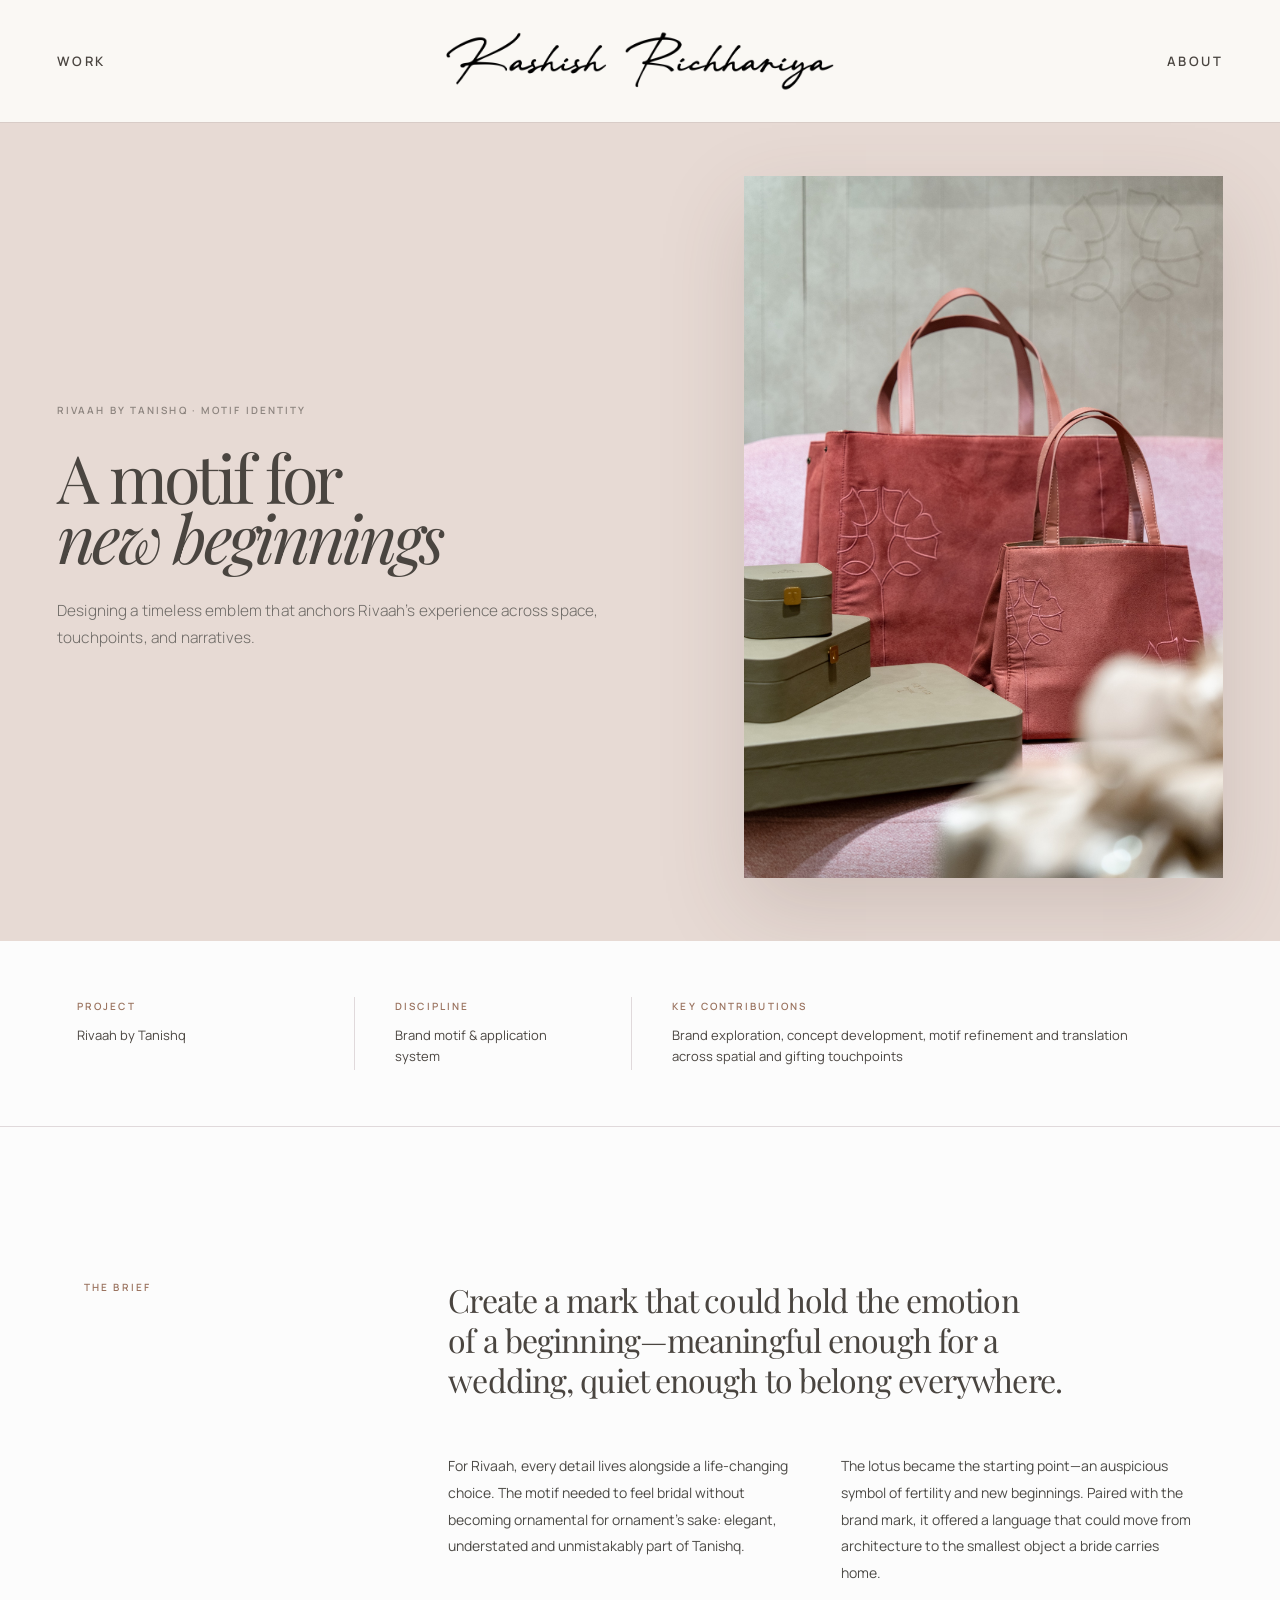
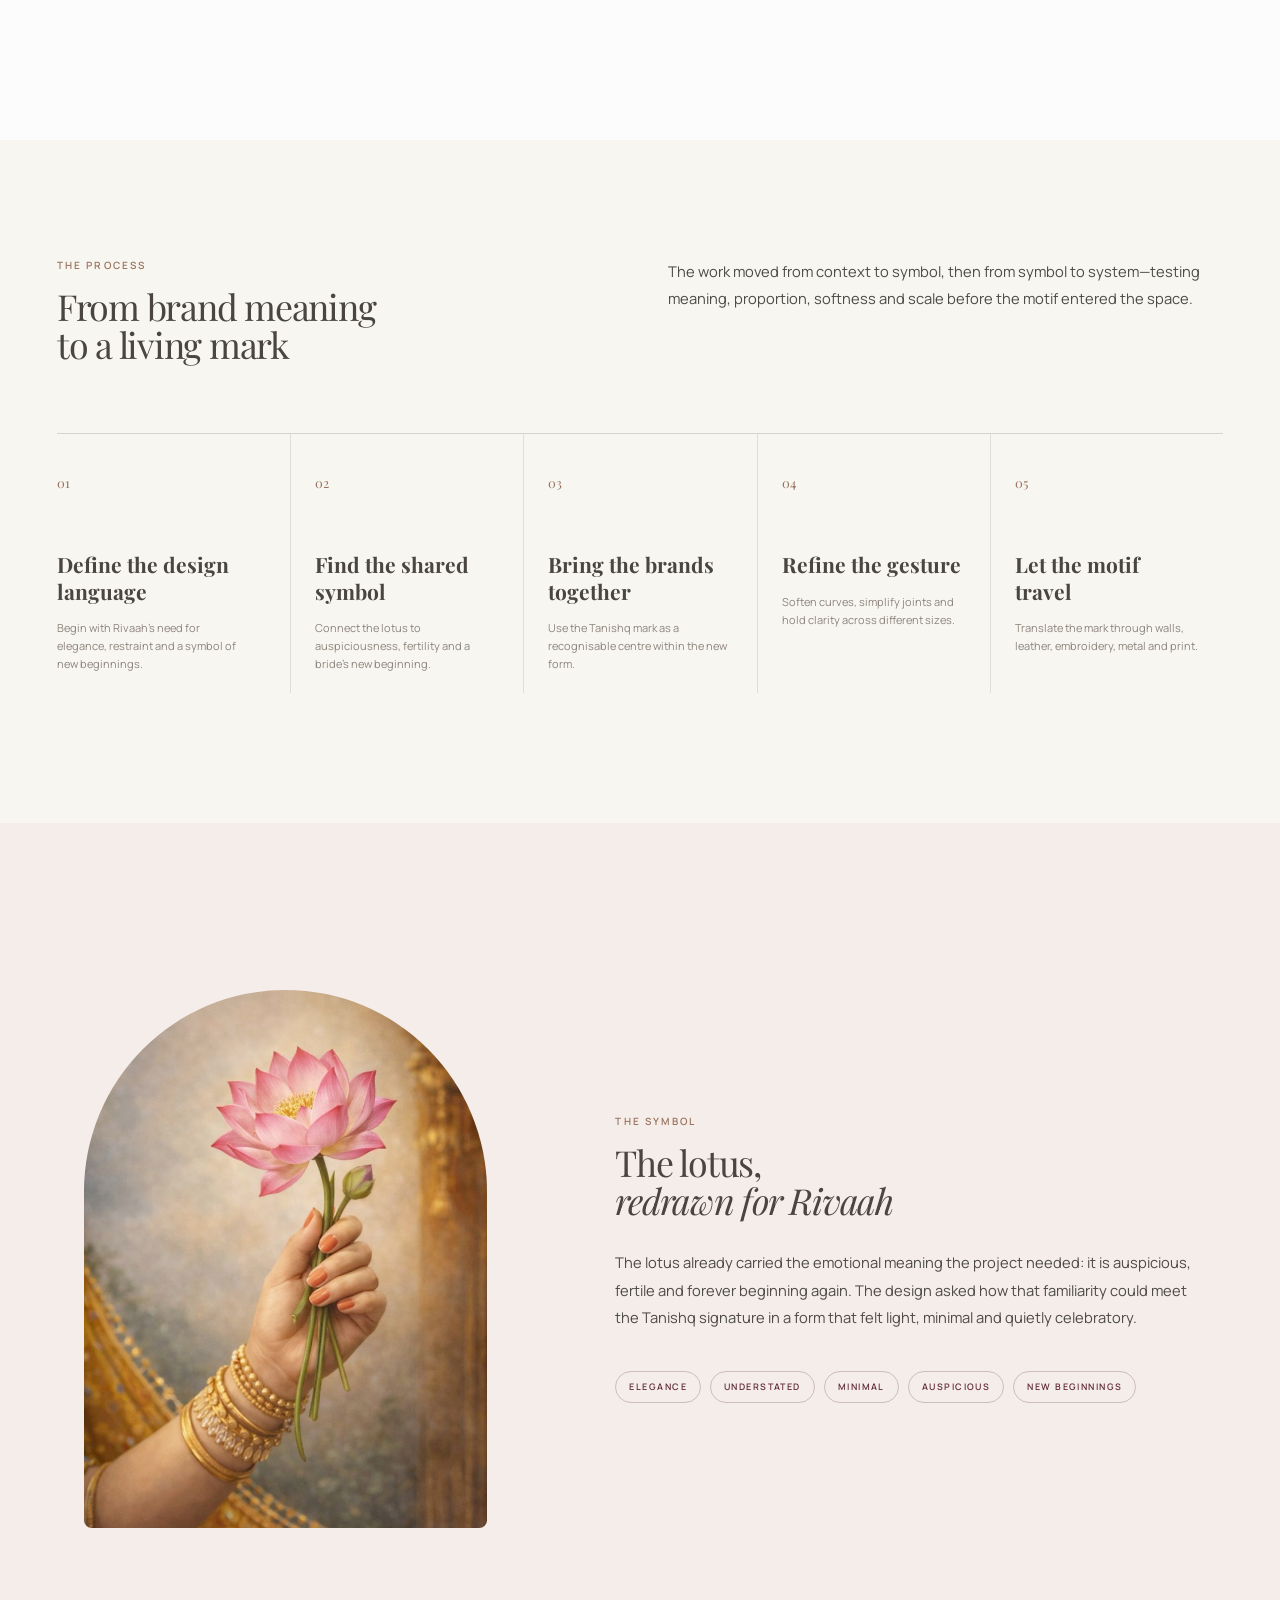
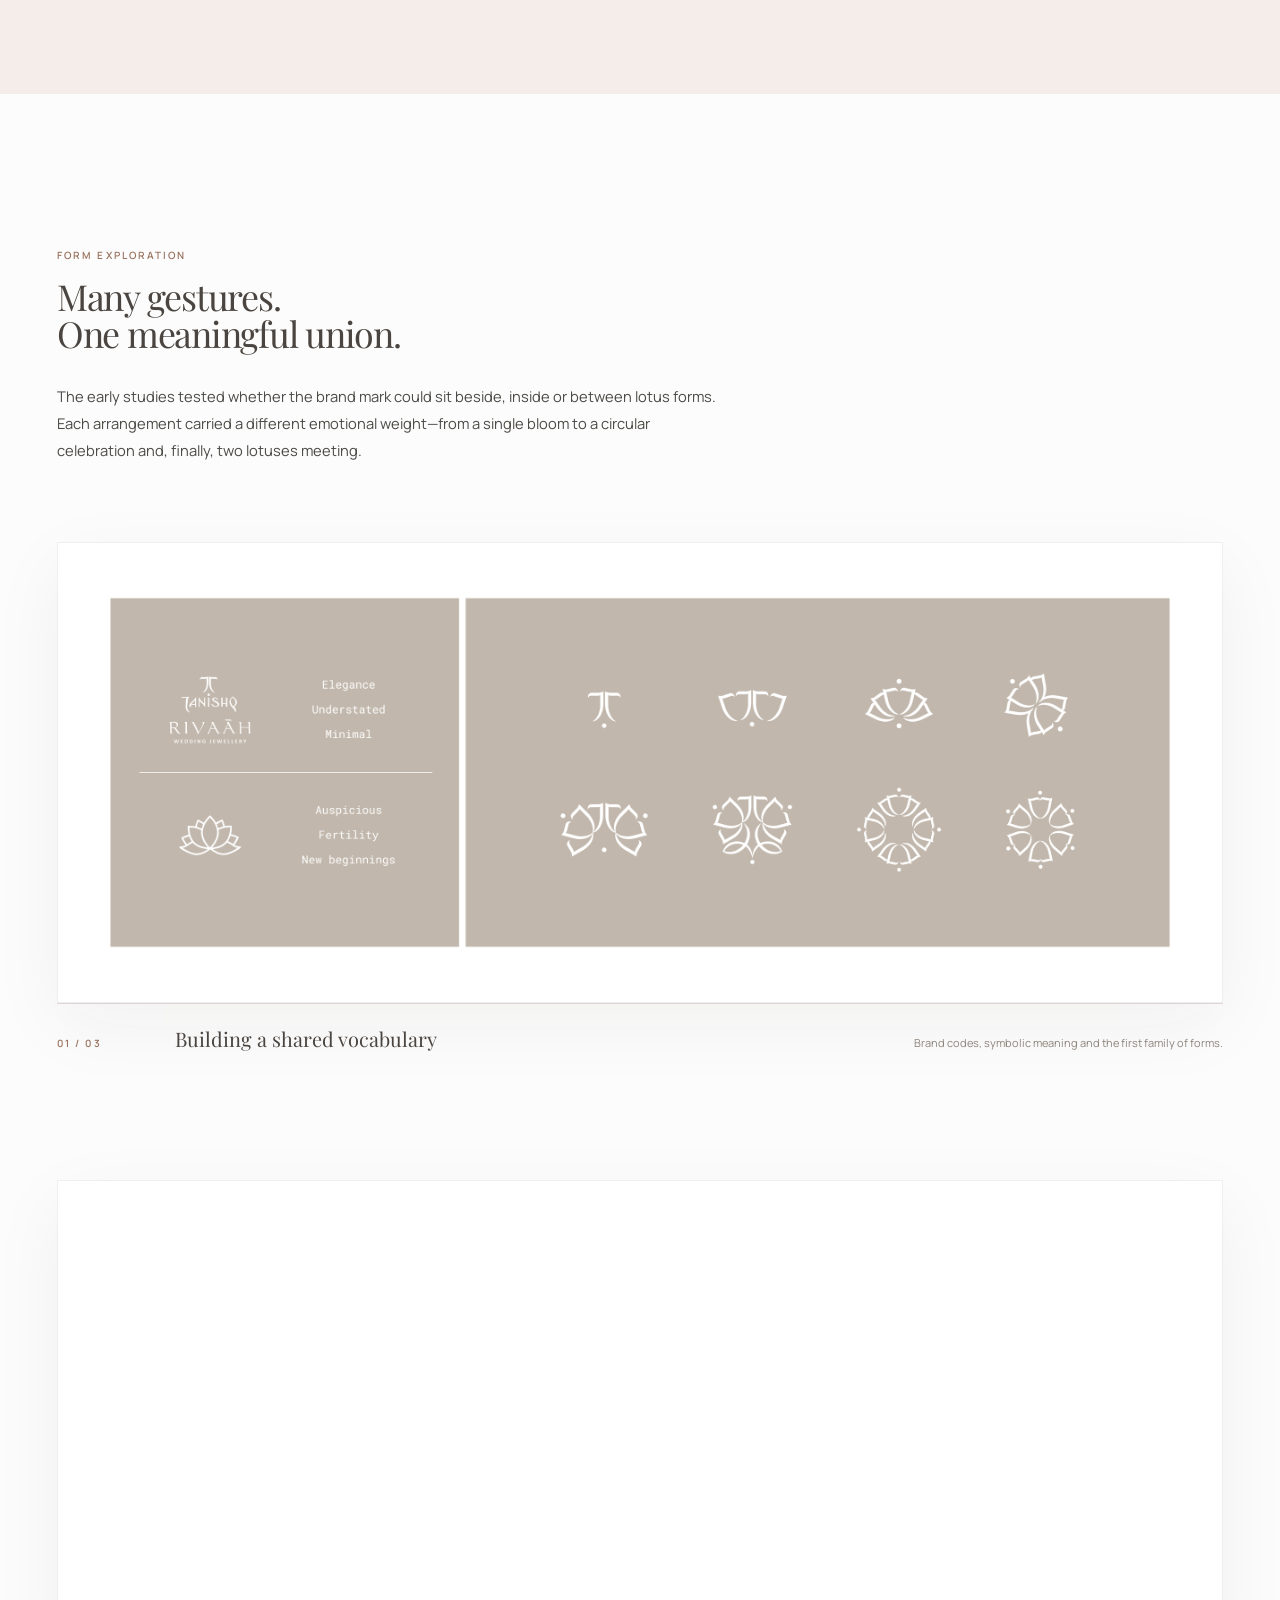
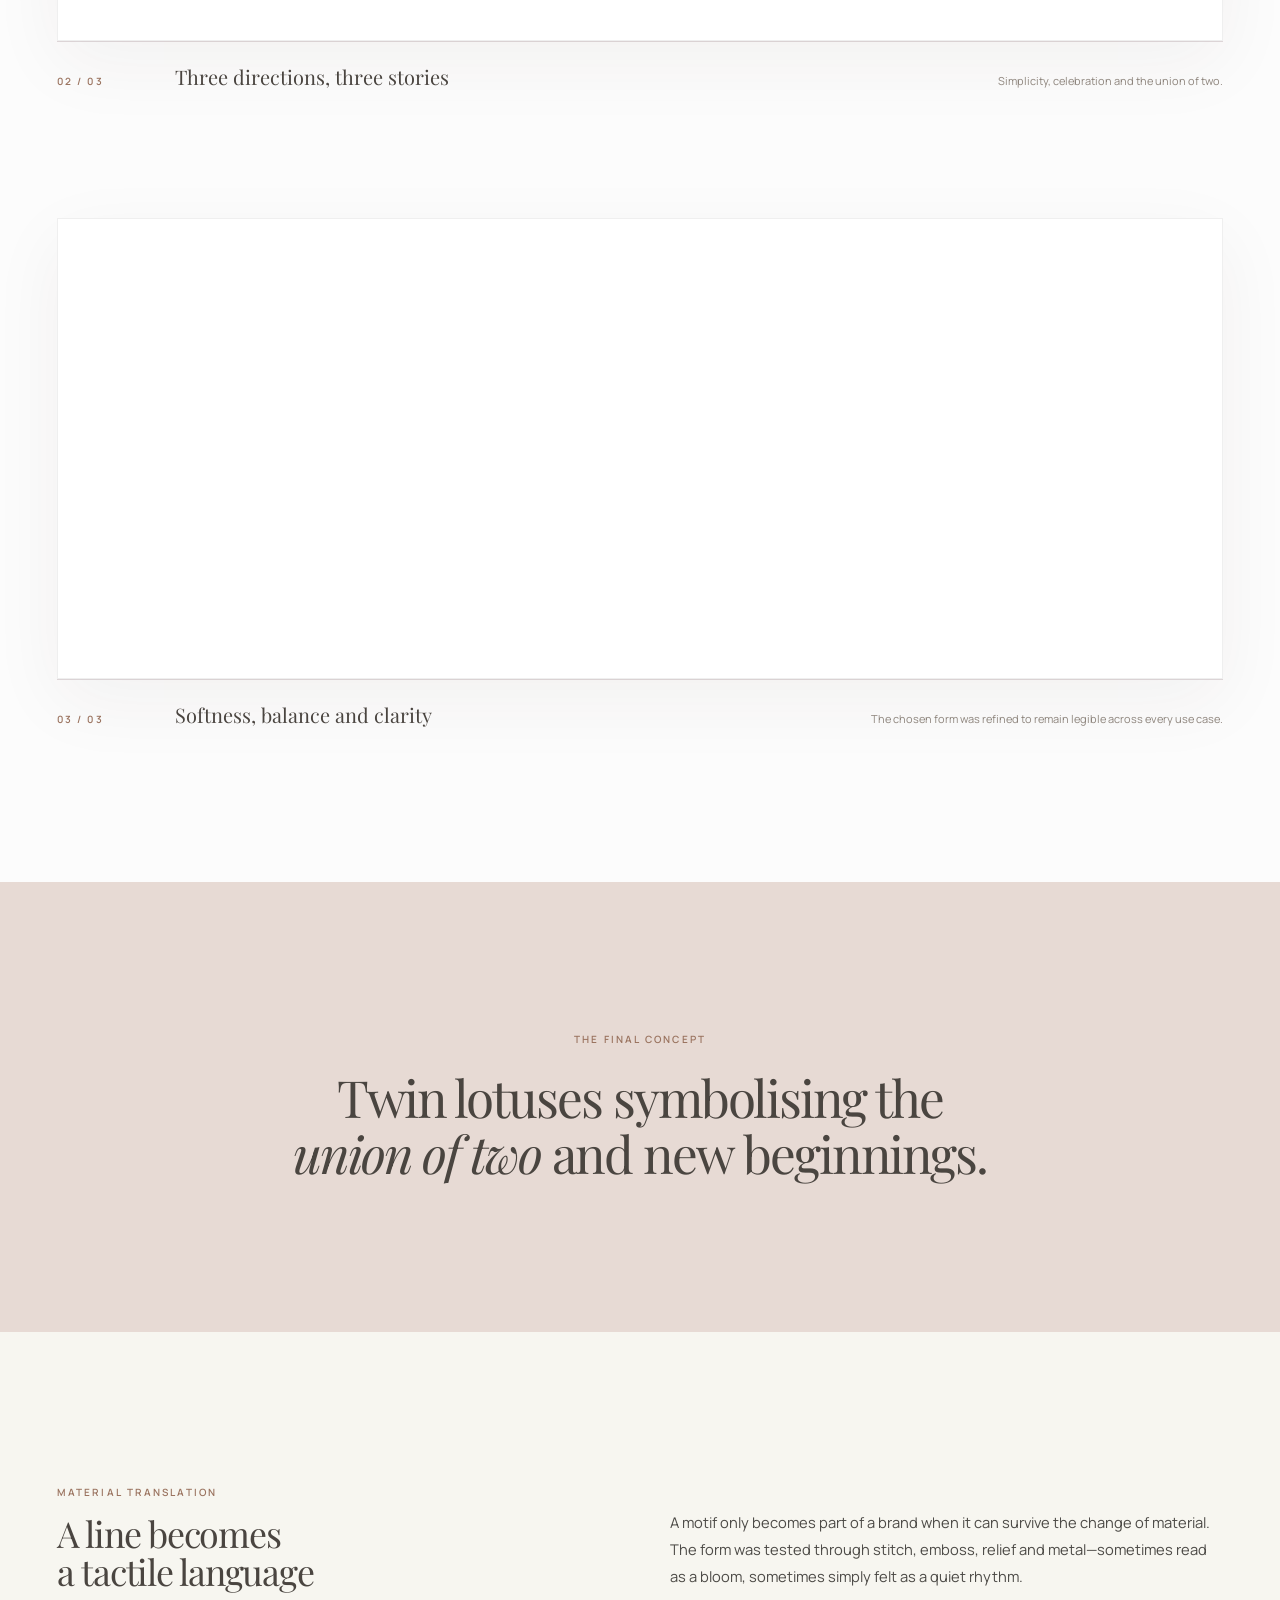
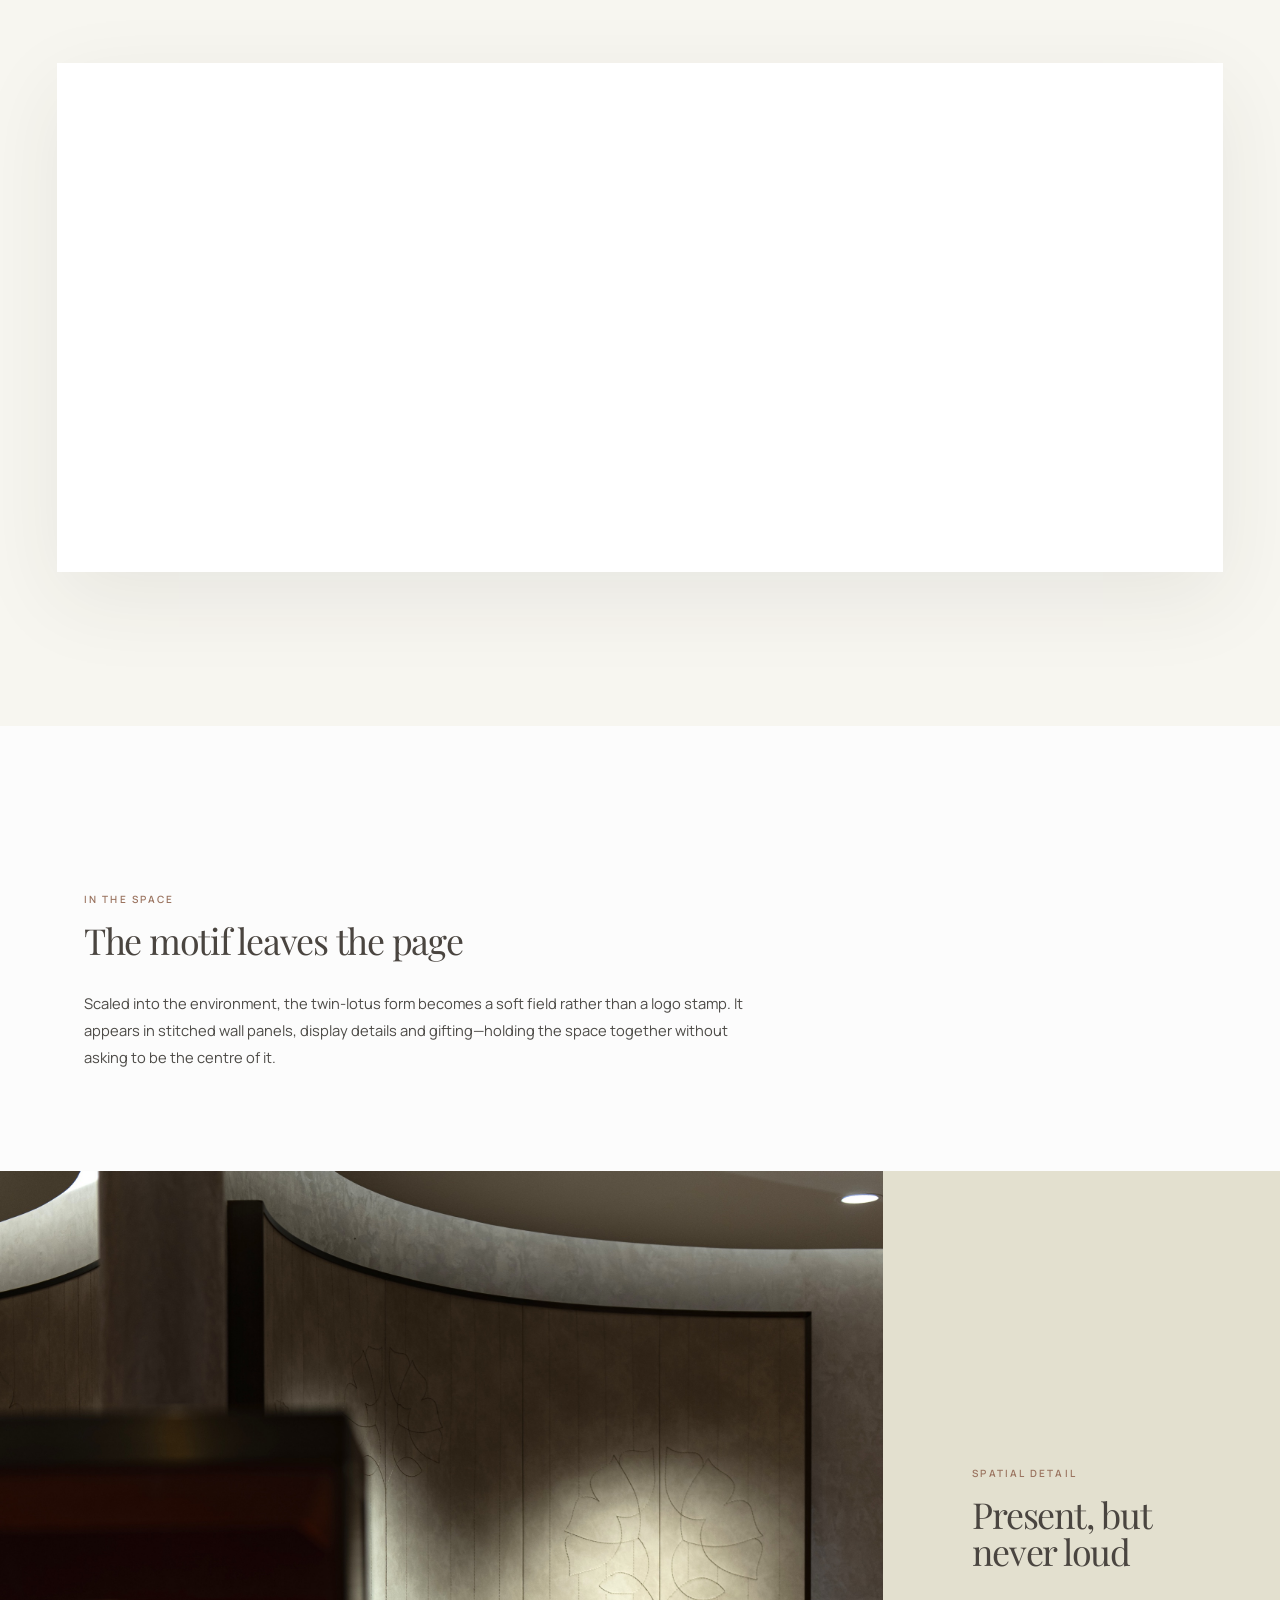
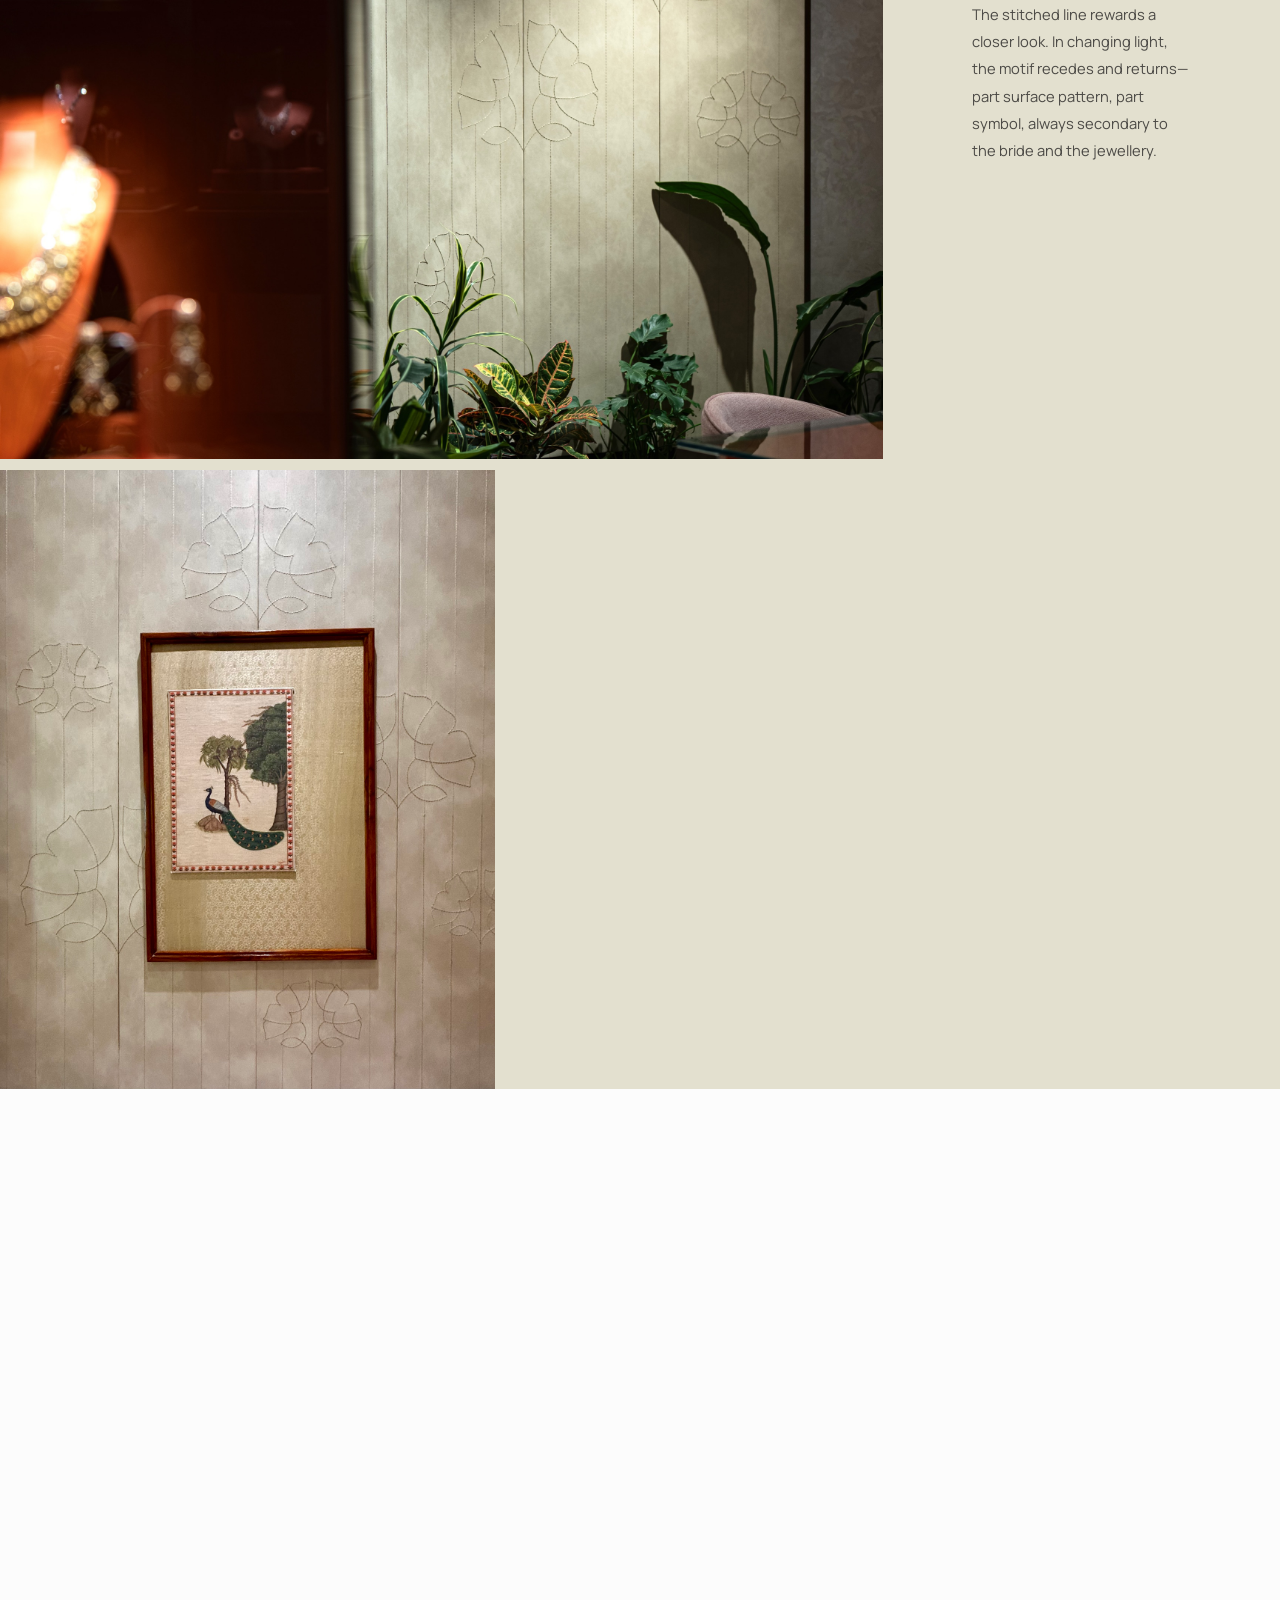
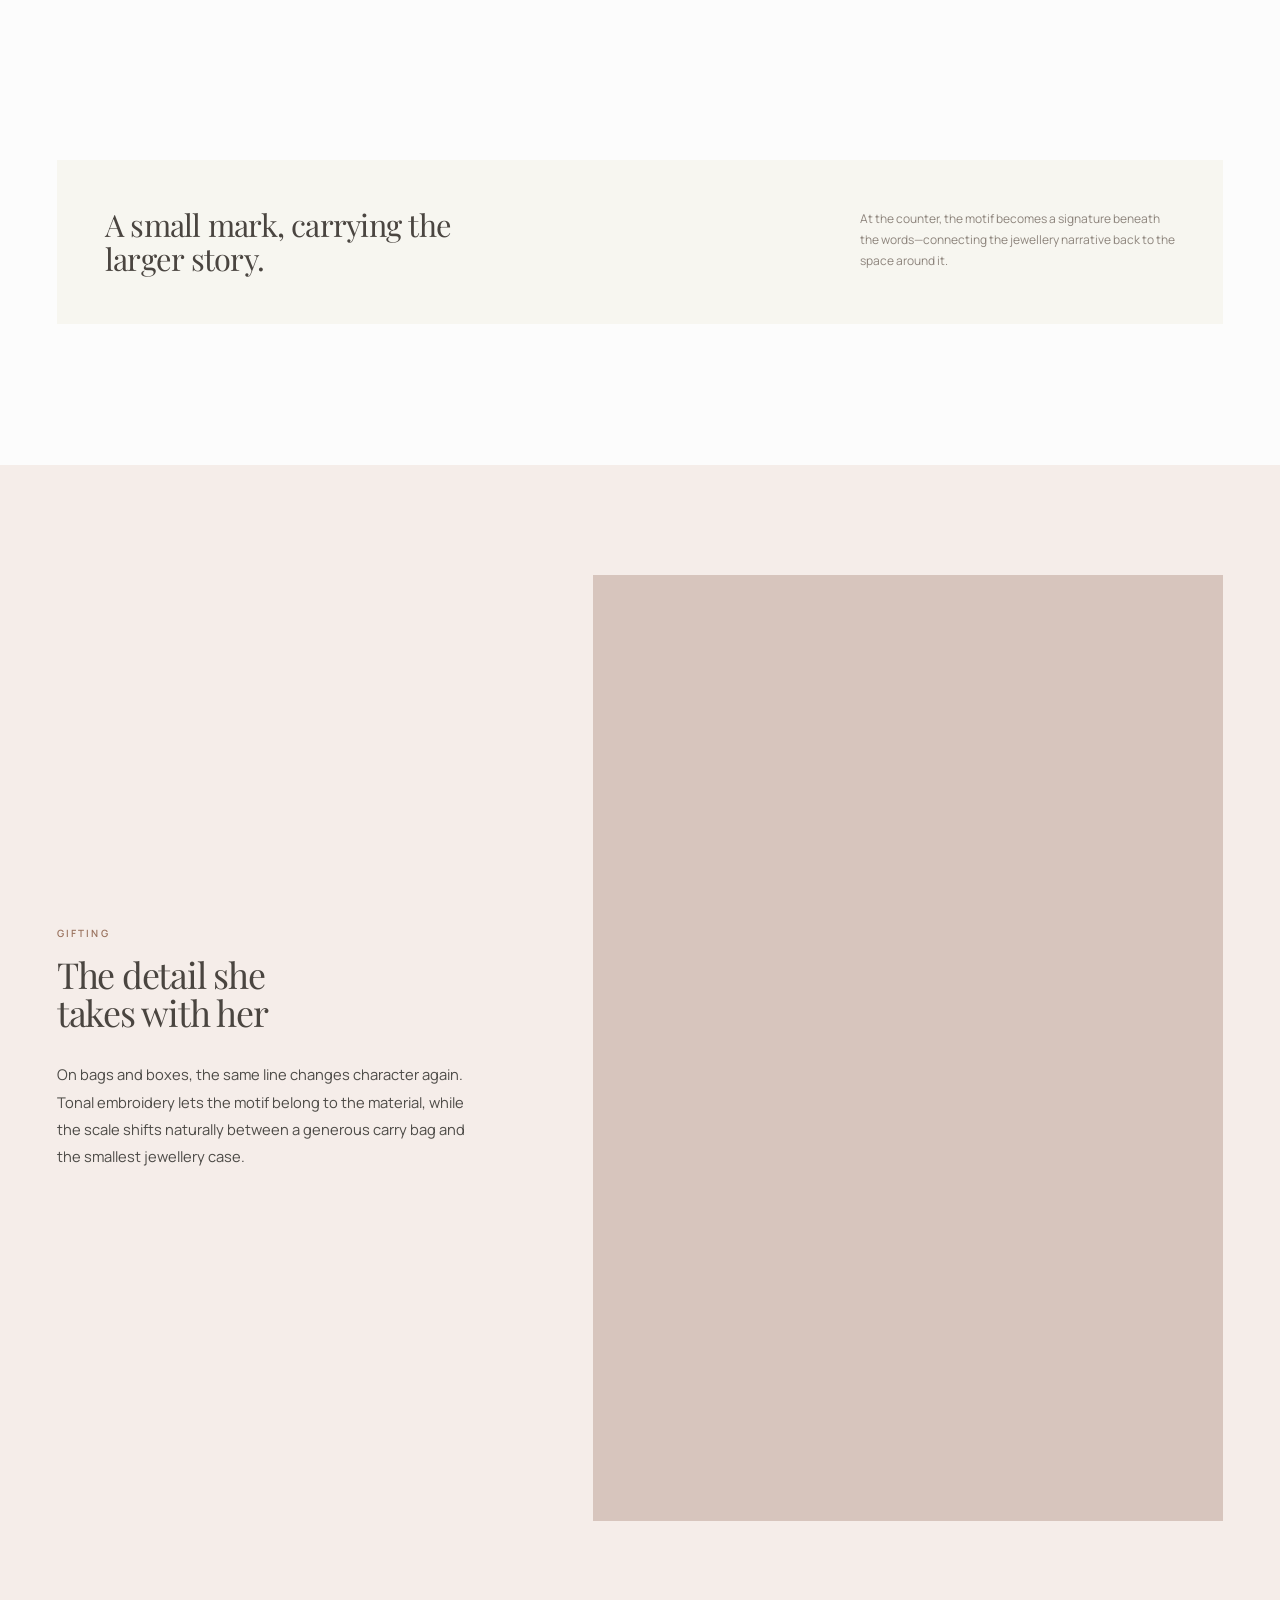
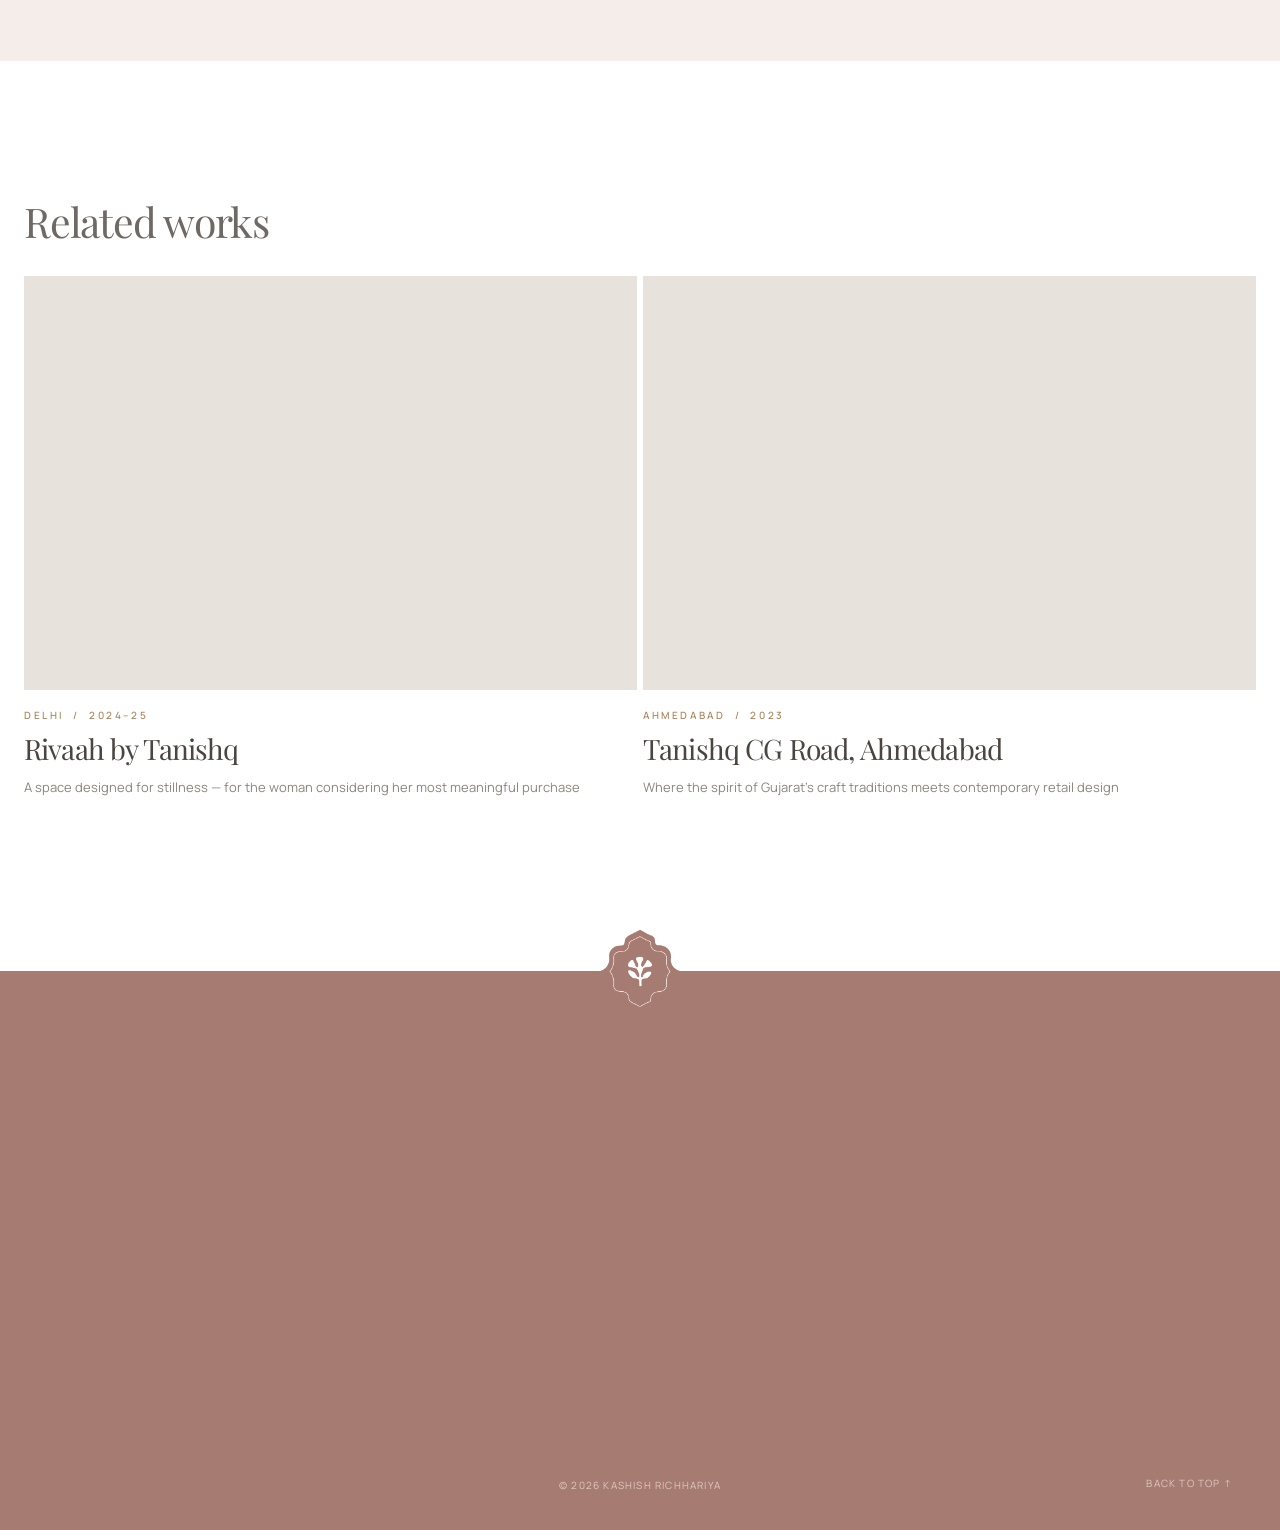
<file: rivaahmotif.html>
<!DOCTYPE html>
<html lang="en">
<head>
  <meta charset="UTF-8" />
  <meta name="viewport" content="width=device-width, initial-scale=1.0" />
  <title>Rivaah Motif — Kashish Richhariya</title>
  <meta name="description" content="Motif identity design for Rivaah by Tanishq — a twin-lotus symbol for union, celebration and new beginnings." />
  <meta name="theme-color" content="#e7dad4" />
  <link rel="preconnect" href="https://fonts.googleapis.com" />
  <link rel="preconnect" href="https://fonts.gstatic.com" crossorigin />
  <link href="https://fonts.googleapis.com/css2?family=Manrope:wght@300;400;500;600&amp;family=Playfair+Display:ital,wght@0,400;0,500;1,400;1,500&amp;display=swap" rel="stylesheet" />
  <script>
    document.documentElement.classList.add('js');
    window.addEventListener('keydown', event => {
      if (event.key === 'Tab') document.documentElement.classList.add('keyboard-nav');
    });
    window.addEventListener('pointerdown', () => document.documentElement.classList.remove('keyboard-nav'));
  </script>

  <style>
    :root {
      --paper: #fcfcfc;
      --warm: #f7f6f0;
      --rose: #f5ede9;
      --rose-taupe: #e7dad4;
      --oat: #e3e0cf;
      --taupe: #c1b7ac;
      --taupe-deep: #9b8d80;
      --sage: #6d705d;
      --berry: #40121f;
      --berry-soft: #632d3b;
      --ink: #4a4540;
      --body: #4c4a46;
      --muted: #8d847c;
      --line: rgba(64, 18, 31, 0.15);
      --gold: #9a735f;
      --serif: "Playfair Display", Georgia, serif;
      --sans: "Manrope", system-ui, -apple-system, BlinkMacSystemFont, "Segoe UI", sans-serif;
      --nav-h: 122px;
      --page-x: clamp(20px, 4.45vw, 72px);
      --content: 1240px;
    }

    *, *::before, *::after { box-sizing: border-box; }
    html { scroll-behavior: smooth; overflow-x: clip; }
    body {
      margin: 0;
      overflow-x: clip;
      background: var(--paper);
      color: var(--body);
      font-family: var(--sans);
      font-size: 16px;
      line-height: 1.75;
      -webkit-font-smoothing: antialiased;
      text-rendering: optimizeLegibility;
    }
    body.menu-open { overflow: hidden; }
    img, video { display: block; width: 100%; }
    img { height: auto; }
    video { pointer-events: none; }
    video::-webkit-media-controls,
    video::-webkit-media-controls-enclosure { display: none !important; }
    button, a { color: inherit; }
    a { text-decoration: none; }
    button { font: inherit; }
    figure, blockquote, p, h1, h2, h3 { margin: 0; }

    .skip-link {
      position: fixed;
      z-index: 1000;
      top: 12px;
      left: 12px;
      padding: 10px 16px;
      transform: translateY(-160%);
      visibility: hidden;
      opacity: 0;
      pointer-events: none;
      background: var(--paper);
      color: var(--berry);
      font-size: 12px;
      font-weight: 600;
      letter-spacing: 0.08em;
      text-transform: uppercase;
      transition: transform 0.2s ease, opacity 0.2s ease, visibility 0.2s;
    }
    .keyboard-nav .skip-link:focus {
      transform: translateY(0);
      visibility: visible;
      opacity: 1;
      pointer-events: auto;
    }

    .sr-only {
      position: absolute;
      width: 1px;
      height: 1px;
      padding: 0;
      margin: -1px;
      overflow: hidden;
      clip: rect(0, 0, 0, 0);
      white-space: nowrap;
      border: 0;
    }

    .wrap {
      width: min(100%, var(--content));
      margin-inline: auto;
      padding-inline: 64px;
    }
    .wrap-wide {
      width: min(100%, 1540px);
      margin-inline: auto;
      padding-inline: var(--page-x);
    }

    .eyebrow, .section-label, .meta-label, .figure-index {
      font-size: 10px;
      font-weight: 600;
      line-height: 1.4;
      letter-spacing: 0.21em;
      text-transform: uppercase;
    }
    .section-label { color: var(--gold); }
    .section-title {
      max-width: 780px;
      margin-top: 16px;
      color: var(--ink);
      font-family: var(--serif);
      font-size: clamp(26px, 2.8vw, 42px);
      font-weight: 400;
      line-height: 1.05;
      letter-spacing: -0.035em;
      text-wrap: balance;
    }
    .section-title em { font-weight: 400; }
    .section-copy {
      max-width: 590px;
      margin-top: 30px;
      color: var(--body);
      font-size: clamp(14px, 1.15vw, 16px);
      font-weight: 400;
      line-height: 1.85;
    }

    /* Navigation */
    .site-nav {
      position: fixed;
      inset: 0 0 auto;
      z-index: 100;
      height: var(--nav-h);
      display: flex;
      align-items: center;
      justify-content: space-between;
      padding-inline: var(--page-x);
      color: var(--ink);
      transition: color 0.3s ease, background-color 0.3s ease, box-shadow 0.3s ease;
    }
    .site-nav::before {
      content: "";
      position: absolute;
      inset: 0;
      z-index: -1;
      background: rgba(252, 251, 248, 0.9);
      box-shadow: 0 1px 0 rgba(57, 53, 50, 0.08);
      backdrop-filter: blur(14px);
      -webkit-backdrop-filter: blur(14px);
      transition: background-color 0.3s ease, backdrop-filter 0.3s ease;
    }
    .site-nav:not(.scrolled) .nav-side { color: var(--ink); }
    .site-nav.scrolled { color: var(--ink); }
    .site-nav.scrolled .nav-side { color: var(--ink); }
    .site-nav.scrolled::before {
      background: rgba(252, 251, 248, 0.9);
      box-shadow: 0 1px 0 rgba(57, 53, 50, 0.08);
      backdrop-filter: blur(14px);
      -webkit-backdrop-filter: blur(14px);
    }
    .nav-side {
      position: relative;
      z-index: 2;
      font-size: 13px;
      font-weight: 600;
      letter-spacing: 0.19em;
      text-transform: uppercase;
    }
    .nav-side::after {
      content: "";
      position: absolute;
      right: 0;
      bottom: -7px;
      left: 0;
      height: 1px;
      transform: scaleX(0);
      transform-origin: right;
      background: currentColor;
      transition: transform 0.25s ease;
    }
    .nav-side:hover::after { transform: scaleX(1); transform-origin: left; }
    .nav-logo {
      position: absolute;
      left: 50%;
      transform: translateX(-50%);
    }
    .nav-logo img {
      width: auto;
      height: 62px;
      filter: brightness(0);
      transition: filter 0.3s ease;
    }
    .site-nav.scrolled .nav-logo img { filter: brightness(0); }
    .nav-toggle, .mobile-nav { display: none; }
    .site-nav a:focus-visible, .nav-toggle:focus-visible, .video-toggle:focus-visible, .next-link:focus-visible {
      outline: 2px solid currentColor;
      outline-offset: 6px;
    }

    /* Hero */
    .hero {
      position: relative;
      min-height: 100svh;
      overflow: hidden;
      background: var(--rose-taupe);
      color: var(--ink);
    }
    .hero-inner {
      position: relative;
      width: min(100%, 1540px);
      min-height: 100svh;
      margin-inline: auto;
      padding: calc(var(--nav-h) + clamp(38px, 6vh, 76px)) var(--page-x) clamp(44px, 7vh, 76px);
      display: grid;
      grid-template-columns: minmax(0, 1fr) minmax(400px, 0.82fr);
      align-items: center;
      gap: clamp(48px, 8vw, 136px);
    }
    .hero-copy { position: relative; z-index: 2; max-width: 780px; }
    .hero .eyebrow { margin-bottom: 30px; color: rgba(74, 69, 64, 0.58); }
    .hero-title {
      color: var(--ink);
      font-family: var(--serif);
      font-size: clamp(44px, 5.2vw, 76px);
      font-weight: 400;
      line-height: 0.91;
      letter-spacing: -0.055em;
      text-wrap: balance;
    }
    .hero-title em { display: inline-block; font-weight: 400; }
    .hero-subtitle {
      max-width: 580px;
      margin-top: 30px;
      color: rgba(76, 74, 70, 0.78);
      font-size: clamp(14px, 1.2vw, 16px);
      font-weight: 300;
      line-height: 1.75;
      letter-spacing: 0.01em;
    }
    .hero-media {
      position: relative;
      justify-self: end;
      width: min(100%, 600px);
      height: min(78svh, 840px);
      min-height: 540px;
      overflow: hidden;
      border: 0;
      border-radius: 0;
      background: #cbb8b0;
      box-shadow: 0 30px 80px rgba(85, 61, 54, 0.17);
    }
    .hero-media img { height: 100%; object-fit: cover; object-position: center 52%; }

    /* Project summary */
    .project-meta {
      border-bottom: 1px solid var(--line);
      background: var(--paper);
    }
    .meta-grid {
      width: min(100%, var(--content));
      margin-inline: auto;
      padding: 56px var(--page-x);
      display: grid;
      grid-template-columns: 0.8fr 0.8fr 1.65fr;
    }
    .meta-item { min-width: 0; padding: 2px 40px; }
    .meta-item:first-child { padding-left: 0; }
    .meta-item + .meta-item { border-left: 1px solid var(--line); }
    .meta-label { margin-bottom: 12px; color: var(--gold); }
    .meta-value { color: var(--ink); font-size: 13px; line-height: 1.65; }

    /* Introduction */
    .intro { padding: clamp(100px, 12vw, 178px) 0; }
    .intro-grid {
      display: grid;
      grid-template-columns: minmax(160px, 0.55fr) minmax(0, 1.65fr);
      gap: clamp(50px, 9vw, 138px);
      align-items: start;
    }
    .intro-copy { max-width: 820px; }
    .intro-lead {
      color: var(--ink);
      font-family: var(--serif);
      font-size: clamp(24px, 2.5vw, 36px);
      font-weight: 400;
      line-height: 1.24;
      letter-spacing: -0.028em;
      text-wrap: balance;
    }
    .intro-body {
      display: grid;
      grid-template-columns: repeat(2, minmax(0, 1fr));
      gap: 38px;
      margin-top: 54px;
      color: var(--body);
      font-size: 14px;
      line-height: 1.9;
    }

    /* Process */
    .process { padding: 118px 0 130px; background: var(--warm); }
    .process-head {
      display: grid;
      grid-template-columns: 1fr 1fr;
      gap: 56px;
      align-items: start;
      margin-bottom: 70px;
    }
    .process-head .section-copy { justify-self: end; align-self: start; margin-top: 0; }
    .process-grid {
      display: grid;
      grid-template-columns: repeat(5, minmax(0, 1fr));
      border-top: 1px solid rgba(57, 53, 50, 0.18);
    }
    .process-step {
      position: relative;
      min-height: 250px;
      padding: 34px 24px 20px 0;
    }
    .process-step + .process-step { padding-left: 24px; border-left: 1px solid rgba(57, 53, 50, 0.12); }
    .step-number { color: var(--gold); font-family: var(--serif); font-size: 13px; }
    .step-title {
      max-width: 185px;
      margin-top: 55px;
      color: var(--ink);
      font-family: var(--serif);
      font-size: 21px;
      line-height: 1.25;
    }
    .step-copy { max-width: 185px; margin-top: 15px; color: var(--muted); font-size: 11px; line-height: 1.65; }

    /* Video controls */
    .video-toggle {
      position: absolute;
      z-index: 3;
      right: 18px;
      bottom: 18px;
      width: 44px;
      height: 44px;
      display: grid;
      place-items: center;
      padding: 0;
      border: 1px solid rgba(255, 255, 255, 0.34);
      border-radius: 50%;
      background: rgba(31, 20, 22, 0.42);
      color: white;
      cursor: pointer;
      backdrop-filter: blur(8px);
      -webkit-backdrop-filter: blur(8px);
      transition: background-color 0.2s ease, transform 0.2s ease;
    }
    .video-toggle:hover { transform: scale(1.04); background: rgba(31, 20, 22, 0.7); }
    .video-toggle svg { width: 16px; height: 16px; fill: currentColor; }
    .video-toggle .play-icon { display: none; }
    .video-toggle.paused .play-icon { display: block; }
    .video-toggle.paused .pause-icon { display: none; }

    /* Lotus story */
    .lotus-story { padding: clamp(110px, 13vw, 190px) 0; background: var(--rose); }
    .lotus-grid {
      display: grid;
      grid-template-columns: minmax(330px, 0.82fr) minmax(0, 1.18fr);
      gap: clamp(60px, 10vw, 150px);
      align-items: center;
    }
    .lotus-film {
      position: relative;
      width: min(100%, 520px);
      aspect-ratio: 3 / 4;
      overflow: hidden;
      border-radius: 260px 260px 10px 10px;
      background: #c9bda9;
    }
    .lotus-film video { height: 100%; object-fit: cover; }
    .lotus-qualities {
      display: flex;
      flex-wrap: wrap;
      gap: 9px;
      margin-top: 40px;
    }
    .lotus-qualities span {
      padding: 7px 13px;
      border: 1px solid rgba(64, 18, 31, 0.22);
      border-radius: 999px;
      color: var(--berry-soft);
      font-size: 9px;
      font-weight: 600;
      letter-spacing: 0.16em;
      text-transform: uppercase;
    }

    /* Motif development boards */
    .motif-development { padding: clamp(110px, 12vw, 175px) 0; background: var(--paper); }
    .development-head { max-width: 920px; margin-bottom: 78px; }
    .development-head .section-copy { max-width: 660px; }
    .board-list { display: grid; gap: clamp(86px, 10vw, 150px); }
    .board-image {
      border: 1px solid rgba(57, 53, 50, 0.08);
      background: white;
      box-shadow: 0 22px 70px rgba(55, 42, 35, 0.05);
    }
    .board-image img { width: 100%; }
    .board-caption {
      display: grid;
      grid-template-columns: 90px 1fr auto;
      gap: 28px;
      align-items: baseline;
      padding-top: 22px;
      border-top: 1px solid var(--line);
    }
    .figure-index { color: var(--gold); }
    .board-title { color: var(--ink); font-family: var(--serif); font-size: 20px; line-height: 1.3; }
    .board-note { max-width: 390px; color: var(--muted); font-size: 11px; line-height: 1.6; text-align: right; }

    /* Quote */
    .motif-quote {
      min-height: 450px;
      display: grid;
      place-items: center;
      padding: 100px var(--page-x);
      background: var(--rose-taupe);
      color: var(--ink);
      text-align: center;
    }
    .motif-quote blockquote { position: relative; max-width: 1080px; }
    .quote-kicker { position: relative; color: var(--gold); }
    .quote-text {
      position: relative;
      margin-top: 24px;
      font-family: var(--serif);
      font-size: clamp(30px, 4vw, 58px);
      font-weight: 400;
      line-height: 1.08;
      letter-spacing: -0.04em;
      text-wrap: balance;
    }
    .quote-text em { font-weight: 400; }

    /* Application board */
    .applications { padding: clamp(105px, 12vw, 175px) 0; background: var(--warm); }
    .applications-head {
      display: grid;
      grid-template-columns: 1fr 1fr;
      gap: 60px;
      align-items: end;
      margin-bottom: 72px;
    }
    .applications-head .section-copy { justify-self: end; margin-top: 0; }
    .application-board {
      padding: clamp(16px, 2vw, 30px);
      background: white;
      box-shadow: 0 26px 80px rgba(57, 46, 38, 0.08);
    }

    /* Outcomes */
    .outcomes-intro { padding: clamp(110px, 13vw, 190px) 0 100px; }
    .outcomes-intro .section-copy { max-width: 680px; }
    .wall-feature {
      display: grid;
      grid-template-columns: minmax(0, 1.6fr) minmax(330px, 0.72fr);
      min-height: min(900px, 92svh);
      background: var(--oat);
    }
    .wall-feature-image { min-height: 720px; overflow: hidden; }
    .wall-feature-image img { height: 100%; object-fit: cover; object-position: center; }
    .wall-feature-copy {
      display: flex;
      flex-direction: column;
      justify-content: center;
      padding: clamp(60px, 7vw, 118px);
    }
    .wall-feature-copy .section-title { font-size: clamp(26px, 2.8vw, 42px); }

    .spatial-fill-row {
      --spatial-gap: clamp(10px, 0.9vw, 16px);
      display: grid;
      grid-template-columns: minmax(0, 0.8fr) minmax(0, 1.25fr);
      gap: var(--spatial-gap);
      align-items: stretch;
      padding-top: var(--spatial-gap);
      background: var(--oat);
    }
    .spatial-fill-row figure { min-width: 0; overflow: hidden; }
    .spatial-fill-row img { height: 100%; object-fit: cover; }

    .display-story { padding: clamp(105px, 11vw, 165px) 0; }
    .display-grid {
      display: grid;
      grid-template-columns: minmax(0, 1.5fr) minmax(240px, 0.757fr);
      grid-template-rows: auto auto;
      gap: 24px;
      align-items: start;
    }
    .display-landscape { grid-column: 1; grid-row: 1; aspect-ratio: 3 / 2; overflow: hidden; }
    .display-landscape img { height: 100%; object-fit: cover; }
    .display-portrait { grid-column: 2; grid-row: 1; min-height: 0; align-self: start; overflow: hidden; }
    .display-portrait img { height: auto; object-fit: contain; }
    .display-note {
      grid-column: 1 / -1;
      grid-row: 2;
      align-self: start;
      display: flex;
      align-items: flex-start;
      justify-content: space-between;
      gap: 38px;
      padding: 48px;
      background: var(--warm);
    }
    .display-note h3 {
      max-width: 410px;
      color: var(--ink);
      font-family: var(--serif);
      font-size: clamp(24px, 2.4vw, 34px);
      font-weight: 400;
      line-height: 1.12;
      letter-spacing: -0.025em;
    }
    .display-note p { max-width: 315px; color: var(--muted); font-size: 12px; line-height: 1.75; }

    .gifting { padding: 110px 0 140px; background: var(--rose); color: var(--body); }
    .gifting-layout {
      display: grid;
      grid-template-columns: minmax(280px, 0.72fr) minmax(0, 1.08fr);
      gap: clamp(56px, 9vw, 138px);
      align-items: center;
    }
    .gifting .section-label { color: var(--gold); }
    .gifting .section-title { color: var(--ink); }
    .gifting .section-copy { color: var(--body); }
    .gifting-image {
      width: min(100%, 700px);
      justify-self: end;
      overflow: hidden;
      aspect-ratio: 2 / 3;
      background: #d7c5bd;
    }
    .gifting-image img { height: 100%; object-fit: cover; }

    /* Next project footer */
    .next-project {
      position: relative;
      min-height: 560px;
      display: grid;
      place-items: center;
      padding: 110px var(--page-x) 72px;
      overflow: hidden;
      background: #282321;
      color: white;
      text-align: center;
    }
    .next-project::before {
      content: "";
      position: absolute;
      inset: 0;
      background: radial-gradient(circle at 50% 120%, rgba(167, 129, 84, 0.2), transparent 55%);
    }
    .next-inner { position: relative; z-index: 1; }
    .next-project .section-label { color: rgba(255, 255, 255, 0.46); }
    .next-title {
      margin-top: 18px;
      color: white;
      font-family: var(--serif);
      font-size: clamp(38px, 5.5vw, 76px);
      font-weight: 400;
      line-height: 0.95;
      letter-spacing: -0.045em;
    }
    .next-title em { font-weight: 400; }
    .next-link {
      display: inline-flex;
      align-items: center;
      gap: 18px;
      margin-top: 42px;
      padding: 12px 0;
      border-bottom: 1px solid rgba(255, 255, 255, 0.35);
      font-size: 10px;
      font-weight: 600;
      letter-spacing: 0.2em;
      text-transform: uppercase;
      transition: border-color 0.2s ease, gap 0.2s ease;
    }
    .next-link:hover { gap: 25px; border-color: white; }
    .footer-line {
      position: absolute;
      right: var(--page-x);
      bottom: 26px;
      left: var(--page-x);
      display: flex;
      justify-content: space-between;
      padding-top: 18px;
      border-top: 1px solid rgba(255, 255, 255, 0.13);
      color: rgba(255, 255, 255, 0.42);
      font-size: 9px;
      letter-spacing: 0.16em;
      text-transform: uppercase;
    }

    /* Motion */
    .js .reveal {
      opacity: 0;
      transform: translateY(32px);
      transition: opacity 0.8s cubic-bezier(0.2, 0.68, 0.25, 1), transform 0.8s cubic-bezier(0.2, 0.68, 0.25, 1);
    }
    .js .reveal.reveal-delay { transition-delay: 0.12s; }
    .js .reveal.is-visible { opacity: 1; transform: translateY(0); }
    .media-zoom { overflow: hidden; }
    .media-zoom img { transition: transform 1.1s cubic-bezier(0.2, 0.68, 0.25, 1); }
    .media-zoom:hover img { transform: scale(1.018); }

    /* Tablet */
    @media (max-width: 1050px) {
      :root { --page-x: clamp(24px, 4vw, 42px); }
      .hero-inner { grid-template-columns: minmax(0, 1fr) minmax(340px, 0.78fr); gap: 48px; }
      .hero-media { height: 72svh; min-height: 520px; }
      .process-grid { grid-template-columns: repeat(3, 1fr); }
      .process-step:nth-child(4) { border-left: 0; }
      .process-step:nth-child(n+4) { border-top: 1px solid rgba(57, 53, 50, 0.12); }
      .lotus-grid { gap: 60px; }
      .wall-feature { grid-template-columns: 1.35fr 0.65fr; }
      .wall-feature-copy { padding: 50px; }
      .display-note { align-items: flex-start; flex-direction: column; padding: 34px; }
    }

    /* Mobile navigation and layout */
    @media (max-width: 760px) {
      :root { --nav-h: 88px; --page-x: 20px; }
      .site-nav { padding-inline: 20px; }
      body { line-height: 1.68; }
      .desktop-nav { display: none; }
      .nav-logo { left: var(--page-x); transform: none; }
      .nav-logo img { width: min(62vw, 220px); height: auto; }
      .nav-toggle {
        position: absolute;
        right: 12px;
        display: flex;
        width: 48px;
        height: 48px;
        flex-direction: column;
        align-items: center;
        justify-content: center;
        gap: 5px;
        padding: 0;
        border: 0;
        background: transparent;
        color: inherit;
        cursor: pointer;
      }
      .nav-toggle span { width: 23px; height: 1px; background: currentColor; transition: transform 0.25s ease, opacity 0.2s ease; }
      .nav-toggle[aria-expanded="true"] span:nth-child(1) { transform: translateY(6px) rotate(45deg); }
      .nav-toggle[aria-expanded="true"] span:nth-child(2) { opacity: 0; }
      .nav-toggle[aria-expanded="true"] span:nth-child(3) { transform: translateY(-6px) rotate(-45deg); }
      .mobile-nav {
        position: fixed;
        inset: var(--nav-h) 0 auto;
        z-index: 99;
        display: grid;
        gap: 0;
        padding: 0 var(--page-x);
        transform: translateY(-12px);
        visibility: hidden;
        opacity: 0;
        background: rgba(252, 251, 248, 0.98);
        color: var(--ink);
        box-shadow: 0 18px 50px rgba(36, 25, 24, 0.12);
        transition: opacity 0.22s ease, transform 0.22s ease, visibility 0.22s;
      }
      .mobile-nav.open { transform: translateY(0); visibility: visible; opacity: 1; }
      .mobile-nav a {
        padding: 20px 0;
        border-top: 1px solid rgba(57, 53, 50, 0.1);
        font-family: var(--serif);
        font-size: 28px;
      }

      .hero-inner {
        min-height: auto;
        padding-top: calc(var(--nav-h) + 70px);
        padding-bottom: 44px;
        grid-template-columns: 1fr;
        gap: 58px;
      }
      .hero-copy { max-width: 560px; }
      .hero .eyebrow { margin-bottom: 22px; }
      .hero-title { font-size: clamp(44px, 12vw, 60px); }
      .hero-subtitle { margin-top: 24px; }
      .hero-media { justify-self: center; width: min(100%, 480px); height: auto; min-height: 0; aspect-ratio: 2 / 3; }

      .meta-grid { grid-template-columns: 1fr; padding-top: 38px; padding-bottom: 38px; }
      .meta-item { padding: 24px 0; }
      .meta-item + .meta-item { border-top: 1px solid var(--line); border-left: 0; }
      .meta-item:first-child { padding-top: 0; }
      .meta-item:last-child { padding-bottom: 0; }

      .intro { padding: 92px 0 102px; }
      .intro-grid, .intro-body { grid-template-columns: 1fr; }
      .intro-grid { gap: 30px; }
      .intro-body { gap: 22px; margin-top: 38px; }
      .intro-lead { font-size: clamp(25px, 7vw, 32px); }

      .process { padding: 90px 0 94px; }
      .process-head, .applications-head { grid-template-columns: 1fr; gap: 28px; }
      .process-head .section-copy, .applications-head .section-copy { justify-self: start; }
      .process-grid { grid-template-columns: 1fr; }
      .process-step, .process-step + .process-step {
        min-height: 0;
        display: grid;
        grid-template-columns: 46px 1fr;
        column-gap: 16px;
        padding: 26px 0;
        border-top: 1px solid rgba(57, 53, 50, 0.12);
        border-left: 0;
      }
      .process-step:first-child { border-top: 0; }
      .step-title { margin-top: 0; max-width: none; }
      .step-copy { grid-column: 2; max-width: 430px; }

      .lotus-grid { grid-template-columns: 1fr; }
      .lotus-film { justify-self: center; }

      .motif-development { padding: 94px 0; }
      .development-head { margin-bottom: 54px; }
      .board-list { gap: 76px; }
      .board-image { margin-inline: calc(var(--page-x) * -1); overflow-x: auto; }
      .board-image img { min-width: 720px; }
      .board-caption { grid-template-columns: 56px 1fr; gap: 12px; }
      .board-note { grid-column: 2; text-align: left; }
      .motif-quote { min-height: 440px; }

      .applications { padding: 92px 0; }
      .applications-head { margin-bottom: 48px; }
      .application-board { margin-inline: calc(var(--page-x) * -1); padding: 8px; overflow-x: auto; }
      .application-board img { min-width: 760px; }

      .outcomes-intro { padding: 94px 0 72px; }
      .wall-feature { grid-template-columns: 1fr; min-height: 0; }
      .wall-feature-image { min-height: 75svh; }
      .wall-feature-copy { padding: 62px var(--page-x) 72px; }
      .spatial-fill-row { grid-template-columns: 1fr; }
      .spatial-fill-row img { height: auto; }

      .display-story { padding: 90px 0; }
      .display-grid { grid-template-columns: 1fr; grid-template-rows: auto; gap: 16px; }
      .display-landscape, .display-portrait, .display-note { grid-column: 1; grid-row: auto; }
      .display-portrait { min-height: 0; aspect-ratio: auto; }
      .display-note { padding: 34px 26px; }

      .gifting { padding: 90px 0 100px; }
      .gifting-layout { grid-template-columns: 1fr; gap: 46px; }
      .gifting-image { width: 100%; justify-self: stretch; }

      .next-project { min-height: 510px; padding-bottom: 94px; }
      .footer-line { align-items: flex-start; gap: 20px; text-align: left; }
      .footer-line span:last-child { text-align: right; }
    }

    @media (max-width: 430px) {
      .hero-title { font-size: 44px; }
      .section-title { font-size: 30px; }
      .quote-text { font-size: 34px; }
    }

    @media (prefers-reduced-motion: reduce) {
      html { scroll-behavior: auto; }
      *, *::before, *::after { animation-duration: 0.01ms !important; animation-iteration-count: 1 !important; transition-duration: 0.01ms !important; }
      .js .reveal { opacity: 1; transform: none; }
      .media-zoom:hover img { transform: none; }
    }
  </style>
  <link rel="stylesheet" href="footer.css" />
  <script src="footer.js" defer></script>
</head>

<body>
  <a class="skip-link" href="#main">Skip to project</a>

  <nav class="site-nav" id="siteNav" aria-label="Primary navigation">
    <a class="nav-side desktop-nav" href="index.html#work">Work</a>
    <a class="nav-logo" href="index.html" aria-label="Kashish Richhariya — home">
      <img src="Logo-web.png" alt="Kashish Richhariya" />
    </a>
    <a class="nav-side desktop-nav" href="about.html">About</a>
    <button class="nav-toggle" id="navToggle" type="button" aria-controls="mobileNav" aria-expanded="false" aria-label="Open navigation menu">
      <span aria-hidden="true"></span>
      <span aria-hidden="true"></span>
      <span aria-hidden="true"></span>
    </button>
  </nav>

  <div class="mobile-nav" id="mobileNav" aria-hidden="true">
    <a href="index.html#work">Work</a>
    <a href="about.html">About</a>
    <a href="mailto:kashishrichhariya0204@gmail.com">Contact</a>
  </div>

  <header class="hero" id="hero">
    <div class="hero-inner">
      <div class="hero-copy reveal">
        <p class="eyebrow">Rivaah by Tanishq · Motif identity</p>
        <h1 class="hero-title">A motif for<br /><em>new beginnings</em></h1>
        <p class="hero-subtitle">Designing a timeless emblem that anchors Rivaah’s experience across space, touchpoints, and narratives.</p>
      </div>

      <figure class="hero-media reveal reveal-delay">
        <img src="Rivaah%20Motif/web/motif-bags-detail.jpg" alt="Rivaah gifting bags and jewellery boxes featuring the twin-lotus motif" fetchpriority="high" decoding="async" />
      </figure>
    </div>
  </header>

  <main id="main">
    <section class="project-meta" aria-label="Project summary">
      <div class="meta-grid reveal">
        <div class="meta-item">
          <p class="meta-label">Project</p>
          <p class="meta-value">Rivaah by Tanishq</p>
        </div>
        <div class="meta-item">
          <p class="meta-label">Discipline</p>
          <p class="meta-value">Brand motif &amp; application system</p>
        </div>
        <div class="meta-item">
          <p class="meta-label">Key Contributions</p>
          <p class="meta-value">Brand exploration, concept development, motif refinement and translation across spatial and gifting touchpoints</p>
        </div>
      </div>
    </section>

    <section class="intro">
      <div class="wrap intro-grid">
        <p class="section-label reveal">The Brief</p>
        <div class="intro-copy">
          <p class="intro-lead reveal">Create a mark that could hold the emotion of a beginning—meaningful enough for a wedding, quiet enough to belong everywhere.</p>
          <div class="intro-body">
            <p class="reveal">For Rivaah, every detail lives alongside a life-changing choice. The motif needed to feel bridal without becoming ornamental for ornament’s sake: elegant, understated and unmistakably part of Tanishq.</p>
            <p class="reveal reveal-delay">The lotus became the starting point—an auspicious symbol of fertility and new beginnings. Paired with the brand mark, it offered a language that could move from architecture to the smallest object a bride carries home.</p>
          </div>
        </div>
      </div>
    </section>

    <section class="process">
      <div class="wrap-wide">
        <div class="process-head">
          <div class="reveal">
            <p class="section-label">The Process</p>
            <h2 class="section-title">From brand meaning<br />to a living mark</h2>
          </div>
          <p class="section-copy reveal">The work moved from context to symbol, then from symbol to system—testing meaning, proportion, softness and scale before the motif entered the space.</p>
        </div>

        <div class="process-grid reveal">
          <article class="process-step">
            <span class="step-number">01</span>
            <h3 class="step-title">Define the design language</h3>
            <p class="step-copy">Begin with Rivaah’s need for elegance, restraint and a symbol of new beginnings.</p>
          </article>
          <article class="process-step">
            <span class="step-number">02</span>
            <h3 class="step-title">Find the shared symbol</h3>
            <p class="step-copy">Connect the lotus to auspiciousness, fertility and a bride’s new beginning.</p>
          </article>
          <article class="process-step">
            <span class="step-number">03</span>
            <h3 class="step-title">Bring the brands together</h3>
            <p class="step-copy">Use the Tanishq mark as a recognisable centre within the new form.</p>
          </article>
          <article class="process-step">
            <span class="step-number">04</span>
            <h3 class="step-title">Refine the gesture</h3>
            <p class="step-copy">Soften curves, simplify joints and hold clarity across different sizes.</p>
          </article>
          <article class="process-step">
            <span class="step-number">05</span>
            <h3 class="step-title">Let the motif travel</h3>
            <p class="step-copy">Translate the mark through walls, leather, embroidery, metal and print.</p>
          </article>
        </div>
      </div>
    </section>

    <section class="lotus-story">
      <div class="wrap lotus-grid">
        <figure class="lotus-film reveal">
          <video data-ambient muted loop playsinline preload="metadata" poster="Rivaah%20Motif/web/lotus-poster.jpg" aria-label="Lotus inspiration for the Rivaah motif">
            <source src="Rivaah%20Motif/web/lotus.m4v" type="video/mp4" />
          </video>
        </figure>

        <div>
          <p class="section-label reveal">The Symbol</p>
          <h2 class="section-title reveal">The lotus,<br /><em>redrawn for Rivaah</em></h2>
          <p class="section-copy reveal">The lotus already carried the emotional meaning the project needed: it is auspicious, fertile and forever beginning again. The design asked how that familiarity could meet the Tanishq signature in a form that felt light, minimal and quietly celebratory.</p>
          <div class="lotus-qualities reveal" aria-label="Design qualities">
            <span>Elegance</span>
            <span>Understated</span>
            <span>Minimal</span>
            <span>Auspicious</span>
            <span>New beginnings</span>
          </div>
        </div>
      </div>
    </section>

    <section class="motif-development">
      <div class="wrap-wide">
        <div class="development-head">
          <p class="section-label reveal">Form Exploration</p>
          <h2 class="section-title reveal">Many gestures.<br />One meaningful union.</h2>
          <p class="section-copy reveal">The early studies tested whether the brand mark could sit beside, inside or between lotus forms. Each arrangement carried a different emotional weight—from a single bloom to a circular celebration and, finally, two lotuses meeting.</p>
        </div>

        <div class="board-list">
          <figure class="board reveal">
            <div class="board-image">
              <img src="Rivaah%20Motif/web/motif-exploration.png" alt="Rivaah motif exploration board showing the Tanishq mark, lotus symbolism and a range of early forms" loading="lazy" decoding="async" />
            </div>
            <figcaption class="board-caption">
              <span class="figure-index">01 / 03</span>
              <span class="board-title">Building a shared vocabulary</span>
              <span class="board-note">Brand codes, symbolic meaning and the first family of forms.</span>
            </figcaption>
          </figure>

          <figure class="board reveal">
            <div class="board-image">
              <img src="Rivaah%20Motif/web/motif-directions.png" alt="Three shortlisted Rivaah motif directions: a simple lotus, a circular lotus and twin lotuses" loading="lazy" decoding="async" />
            </div>
            <figcaption class="board-caption">
              <span class="figure-index">02 / 03</span>
              <span class="board-title">Three directions, three stories</span>
              <span class="board-note">Simplicity, celebration and the union of two.</span>
            </figcaption>
          </figure>

          <figure class="board reveal">
            <div class="board-image">
              <img src="Rivaah%20Motif/web/motif-development.png" alt="Final twin-lotus Rivaah motif and its refinement through softer curves, simplified joints and balanced proportions" loading="lazy" decoding="async" />
            </div>
            <figcaption class="board-caption">
              <span class="figure-index">03 / 03</span>
              <span class="board-title">Softness, balance and clarity</span>
              <span class="board-note">The chosen form was refined to remain legible across every use case.</span>
            </figcaption>
          </figure>
        </div>
      </div>
    </section>

    <section class="motif-quote" aria-label="Final motif meaning">
      <blockquote class="reveal">
        <p class="section-label quote-kicker">The Final Concept</p>
        <p class="quote-text">Twin lotuses symbolising the <em>union of two</em> and new beginnings.</p>
      </blockquote>
    </section>

    <section class="applications">
      <div class="wrap-wide">
        <div class="applications-head">
          <div>
            <p class="section-label reveal">Material Translation</p>
            <h2 class="section-title reveal">A line becomes<br />a tactile language</h2>
          </div>
          <p class="section-copy reveal">A motif only becomes part of a brand when it can survive the change of material. The form was tested through stitch, emboss, relief and metal—sometimes read as a bloom, sometimes simply felt as a quiet rhythm.</p>
        </div>
        <figure class="application-board reveal">
          <img src="Rivaah%20Motif/web/motif-applications.jpg" alt="Rivaah motif translated through stitching, leather panels, walls, packaging and metal details" loading="lazy" decoding="async" />
        </figure>
      </div>
    </section>

    <section class="outcomes-intro">
      <div class="wrap">
        <p class="section-label reveal">In the Space</p>
        <h2 class="section-title reveal">The motif leaves the page</h2>
        <p class="section-copy reveal">Scaled into the environment, the twin-lotus form becomes a soft field rather than a logo stamp. It appears in stitched wall panels, display details and gifting—holding the space together without asking to be the centre of it.</p>
      </div>
    </section>

    <section class="wall-feature" id="spatial-detail">
      <figure class="wall-feature-image media-zoom">
        <img src="Rivaah%20Motif/web/store-wall-motif.jpg" alt="Twin-lotus motif stitched into a softly lit wall inside the Rivaah store" loading="lazy" decoding="async" />
      </figure>
      <div class="wall-feature-copy">
        <p class="section-label reveal">Spatial Detail</p>
        <h2 class="section-title reveal">Present, but never loud</h2>
        <p class="section-copy reveal">The stitched line rewards a closer look. In changing light, the motif recedes and returns—part surface pattern, part symbol, always secondary to the bride and the jewellery.</p>
      </div>
    </section>

    <section class="spatial-fill-row" aria-label="Rivaah motif throughout the store">
      <figure>
        <img src="Rivaah%20Motif/IMG_2045.jpeg" alt="Twin-lotus motif stitched into a wall beside framed peacock artwork" loading="lazy" decoding="async" />
      </figure>
      <figure>
        <img src="Rivaah%20Motif/PVR.jpg" alt="Rivaah private viewing room with the motif carried across the wall panels" loading="lazy" decoding="async" />
      </figure>
    </section>

    <section class="display-story" id="display-story">
      <div class="wrap-wide display-grid">
        <figure class="display-landscape media-zoom">
          <img src="Rivaah%20Motif/web/solitaire-message.jpg" alt="Framed Rivaah message reading: You don’t just wear a solitaire. You walk with it into forever" loading="lazy" decoding="async" />
        </figure>
        <figure class="display-portrait media-zoom">
          <img src="Rivaah%20Motif/web/jewellery-display-overview-cropped.jpg" alt="Overhead view of Rivaah bridal jewellery presented with the motif story" loading="lazy" decoding="async" />
        </figure>
        <div class="display-note reveal">
          <h3>A small mark, carrying the larger story.</h3>
          <p>At the counter, the motif becomes a signature beneath the words—connecting the jewellery narrative back to the space around it.</p>
        </div>
      </div>
    </section>

    <section class="gifting">
      <div class="wrap-wide gifting-layout">
        <div>
          <p class="section-label reveal">Gifting</p>
          <h2 class="section-title reveal">The detail she<br />takes with her</h2>
          <p class="section-copy reveal">On bags and boxes, the same line changes character again. Tonal embroidery lets the motif belong to the material, while the scale shifts naturally between a generous carry bag and the smallest jewellery case.</p>
        </div>
        <figure class="gifting-image media-zoom reveal reveal-delay">
          <img src="Rivaah%20Motif/web/motif-bags-wide.jpg" alt="Two rose-coloured Rivaah bags embroidered with the twin-lotus motif" loading="lazy" decoding="async" />
        </figure>
      </div>
    </section>

  </main>

  <section class="project-related" aria-labelledby="related-heading">
    <h2 class="project-related-heading" id="related-heading">Related works</h2>
    <div class="project-related-grid">
      <a class="project-related-card" href="rivaah.html">
        <div class="project-related-image"><img src="Rivaah%20Images/web/Foyer.jpg" alt="Rivaah by Tanishq store interior" loading="lazy" decoding="async" /></div>
        <div class="project-related-info">
          <p class="project-related-meta">Delhi &nbsp;/&nbsp; 2024–25</p>
          <h3 class="project-related-title">Rivaah by Tanishq</h3>
          <p class="project-related-description">A space designed for stillness — for the woman considering her most meaningful purchase</p>
        </div>
      </a>
      <a class="project-related-card" href="cgroad.html">
        <div class="project-related-image"><img src="CG%20Road%20Images/web/gf-cash-counter-thumbnail.jpg" alt="Tanishq CG Road, Ahmedabad interior" width="2000" height="1333" loading="lazy" decoding="async" /></div>
        <div class="project-related-info">
          <p class="project-related-meta">Ahmedabad &nbsp;/&nbsp; 2023</p>
          <h3 class="project-related-title">Tanishq CG Road, Ahmedabad</h3>
          <p class="project-related-description">Where the spirit of Gujarat's craft traditions meets contemporary retail design</p>
        </div>
      </a>
    </div>
  </section>

  <footer class="editorial-footer" id="footer">
    <img class="ef-motif" src="motif.png" alt="" aria-hidden="true" />
    <img class="ef-note reveal" src="thank-you-note.png" alt="Thank you. Visit again." />
    <div class="ef-links reveal" role="navigation" aria-label="Footer navigation">
      <a href="index.html#work">Work</a><a href="about.html">About</a><a href="https://www.linkedin.com/in/kashish-richhariya" target="_blank" rel="noopener">LinkedIn</a><button class="ef-copy-email" data-copy-email type="button">Copy Email</button>
    </div>
    <div class="ef-meta"><p class="ef-credit">© 2026 Kashish Richhariya</p><a class="ef-back-top" href="#hero">Back to top ↑</a></div>
  </footer>

  <script>
    (() => {
      const nav = document.getElementById('siteNav');
      const hero = document.getElementById('hero');
      const toggle = document.getElementById('navToggle');
      const mobileNav = document.getElementById('mobileNav');
      const reducedMotion = window.matchMedia('(prefers-reduced-motion: reduce)').matches;

      const updateNav = () => {
        const threshold = Math.max(50, hero.offsetHeight - nav.offsetHeight - 20);
        nav.classList.toggle('scrolled', window.scrollY > threshold);
      };
      updateNav();
      window.addEventListener('scroll', updateNav, { passive: true });
      window.addEventListener('resize', updateNav);

      const closeMenu = () => {
        if (!toggle || !mobileNav) return;
        toggle.setAttribute('aria-expanded', 'false');
        toggle.setAttribute('aria-label', 'Open navigation menu');
        mobileNav.classList.remove('open');
        mobileNav.setAttribute('aria-hidden', 'true');
        document.body.classList.remove('menu-open');
      };

      if (toggle && mobileNav) {
        toggle.addEventListener('click', () => {
          const opening = toggle.getAttribute('aria-expanded') !== 'true';
          toggle.setAttribute('aria-expanded', String(opening));
          toggle.setAttribute('aria-label', opening ? 'Close navigation menu' : 'Open navigation menu');
          mobileNav.classList.toggle('open', opening);
          mobileNav.setAttribute('aria-hidden', String(!opening));
          document.body.classList.toggle('menu-open', opening);
        });
        mobileNav.querySelectorAll('a').forEach(link => link.addEventListener('click', closeMenu));
        document.addEventListener('keydown', event => {
          if (event.key === 'Escape') closeMenu();
        });
        window.addEventListener('resize', () => {
          if (window.innerWidth > 760) closeMenu();
        });
      }

      const reveals = document.querySelectorAll('.reveal');
      if ('IntersectionObserver' in window && !reducedMotion) {
        const revealObserver = new IntersectionObserver(entries => {
          entries.forEach(entry => {
            if (!entry.isIntersecting) return;
            entry.target.classList.add('is-visible');
            revealObserver.unobserve(entry.target);
          });
        }, { rootMargin: '0px 0px -8% 0px', threshold: 0.08 });
        reveals.forEach(element => revealObserver.observe(element));
      } else {
        reveals.forEach(element => element.classList.add('is-visible'));
      }

      const ambientVideos = document.querySelectorAll('video[data-ambient]');
      const setButtonState = (video, isPlaying) => {
        const button = video.parentElement.querySelector('.video-toggle');
        if (!button) return;
        button.classList.toggle('paused', !isPlaying);
        button.setAttribute('aria-pressed', String(isPlaying));
        button.setAttribute('aria-label', isPlaying ? 'Pause film' : 'Play film');
      };

      ambientVideos.forEach(video => {
        video.dataset.userPaused = reducedMotion ? 'true' : 'false';
        const button = video.parentElement.querySelector('.video-toggle');
        if (button) {
          button.addEventListener('click', () => {
            if (video.paused) {
              video.dataset.userPaused = 'false';
              video.play().then(() => setButtonState(video, true)).catch(() => setButtonState(video, false));
            } else {
              video.dataset.userPaused = 'true';
              video.pause();
              setButtonState(video, false);
            }
          });
        }
      });

      if ('IntersectionObserver' in window && !reducedMotion) {
        const videoObserver = new IntersectionObserver(entries => {
          entries.forEach(entry => {
            const video = entry.target;
            if (entry.isIntersecting && video.dataset.userPaused !== 'true') {
              video.play().then(() => setButtonState(video, true)).catch(() => setButtonState(video, false));
            } else if (!entry.isIntersecting) {
              video.pause();
              setButtonState(video, false);
            }
          });
        }, { threshold: 0.35 });
        ambientVideos.forEach(video => videoObserver.observe(video));
      }
    })();
  </script>
</body>
</html>
</file>
<file: footer.css>
.project-related {
  margin-top: 96px;
  padding: 42px 24px 76px;
  background: #fff;
  box-shadow: 0 -96px 0 #fff;
  color: #4a4540;
}

.related-works {
  margin-top: 96px;
  box-shadow: 0 -96px 0 #fff;
}

.project-related-heading {
  margin: 0 0 32px;
  font: 400 clamp(32px, 3.2vw, 46px)/1.1 'Playfair Display', Georgia, serif;
  letter-spacing: -0.03em;
  color: #6f6963;
}

.project-related-grid {
  display: grid;
  grid-template-columns: repeat(2, minmax(0, 1fr));
  gap: 6px;
}

.project-related-card { display: block; min-width: 0; color: inherit; text-decoration: none; }
.project-related-image { overflow: hidden; aspect-ratio: 1.48 / 1; background: #e7e2dc; }
.project-related-image img {
  display: block;
  width: 100%;
  height: 100%;
  object-fit: cover;
  transition: transform 0.8s cubic-bezier(0.2, 0.7, 0.2, 1);
}
.project-related-card:hover .project-related-image img { transform: scale(1.025); }
.project-related-info { padding-top: 18px; }
.project-related-meta {
  margin: 0 0 10px;
  color: #a67f52;
  font: 500 10px/1.4 'Manrope', system-ui, sans-serif;
  letter-spacing: 0.26em;
  text-transform: uppercase;
}
.project-related-title {
  margin: 0 0 10px;
  color: #4a4540;
  font: 400 clamp(20px, 2.2vw, 30px)/1.2 'Playfair Display', Georgia, serif;
  letter-spacing: -0.03em;
}
.project-related-description {
  margin: 0;
  color: #8c857c;
  font: 400 13px/1.75 'Manrope', system-ui, sans-serif;
}
.project-related-card:focus-visible { outline: 2px solid #a67f52; outline-offset: 5px; }

.editorial-footer,
.editorial-footer#cta {
  position: relative;
  min-height: 0;
  width: 100%;
  margin: 96px 0 0;
  padding: 120px 48px 36px;
  display: flex;
  flex-direction: column;
  align-items: center;
  justify-content: flex-start;
  background: #a67b72;
  box-shadow: 0 -96px 0 #fff;
  color: #fff8ee;
  text-align: center;
}

.editorial-footer::before { content: none; }

.ef-motif {
  position: absolute;
  top: 0;
  left: 50%;
  z-index: 2;
  width: clamp(72px, 7vw, 96px);
  height: auto;
  transform: translate(-50%, -50%);
}

.ef-note {
  position: relative;
  z-index: 1;
  display: block;
  width: min(100%, 480px);
  height: auto;
  margin: 0 auto 40px;
  filter: brightness(0.7) grayscale(1) contrast(10);
  mix-blend-mode: screen;
}

.ef-links {
  position: relative;
  z-index: 1;
  display: flex;
  align-items: center;
  justify-content: center;
  gap: clamp(22px, 4vw, 68px);
  width: auto;
  height: auto;
  padding: 0;
  background: transparent;
  white-space: nowrap;
}

.ef-links a,
.ef-copy-email {
  display: inline-block;
  border: 0;
  border-bottom: 1px solid transparent;
  padding: 0 0 5px;
  background: transparent;
  color: inherit;
  font: 500 15px/1 'Manrope', system-ui, sans-serif;
  letter-spacing: 0.14em;
  text-transform: uppercase;
  cursor: pointer;
  transition: border-color 0.25s ease, opacity 0.25s ease;
}

.ef-links a:hover,
.ef-copy-email:hover {
  border-bottom-color: currentColor;
  opacity: 0.78;
}

.ef-meta {
  position: relative;
  z-index: 1;
  display: grid;
  grid-template-columns: 1fr auto 1fr;
  align-items: center;
  width: 100%;
  margin-top: 54px;
}

.ef-credit,
.ef-back-top {
  margin: 0;
  color: inherit;
  font: 400 10px/1.4 'Manrope', system-ui, sans-serif;
  letter-spacing: 0.12em;
  text-transform: uppercase;
  opacity: 0.62;
}

.ef-credit { grid-column: 2; }

.ef-back-top {
  grid-column: 3;
  justify-self: end;
  border-bottom: 1px solid transparent;
  padding-bottom: 3px;
  transition: border-color 0.25s ease, opacity 0.25s ease;
}

.ef-back-top:hover {
  border-bottom-color: currentColor;
  opacity: 0.9;
}

@media (max-width: 600px) {
  .project-related { padding: 36px 20px 64px; }
  .project-related,
  .related-works { margin-top: 64px; box-shadow: 0 -64px 0 #fff; }
  .project-related-grid { grid-template-columns: 1fr; gap: 44px; }
  .project-related-image { aspect-ratio: 1.3 / 1; }

  .editorial-footer,
  .editorial-footer#cta {
    margin-top: 64px;
    padding: 76px 20px 24px;
    box-shadow: 0 -64px 0 #fff;
  }
  .ef-motif { width: 68px; }
  .ef-note { width: min(100%, 310px); margin-bottom: 30px; }
  .ef-links { gap: clamp(12px, 4vw, 24px); }
  .ef-links a,
  .ef-copy-email { font-size: 11px; letter-spacing: 0.06em; }
  .ef-meta { margin-top: 42px; }
  .ef-credit,
  .ef-back-top { font-size: 8px; letter-spacing: 0.08em; }
}
</file>
